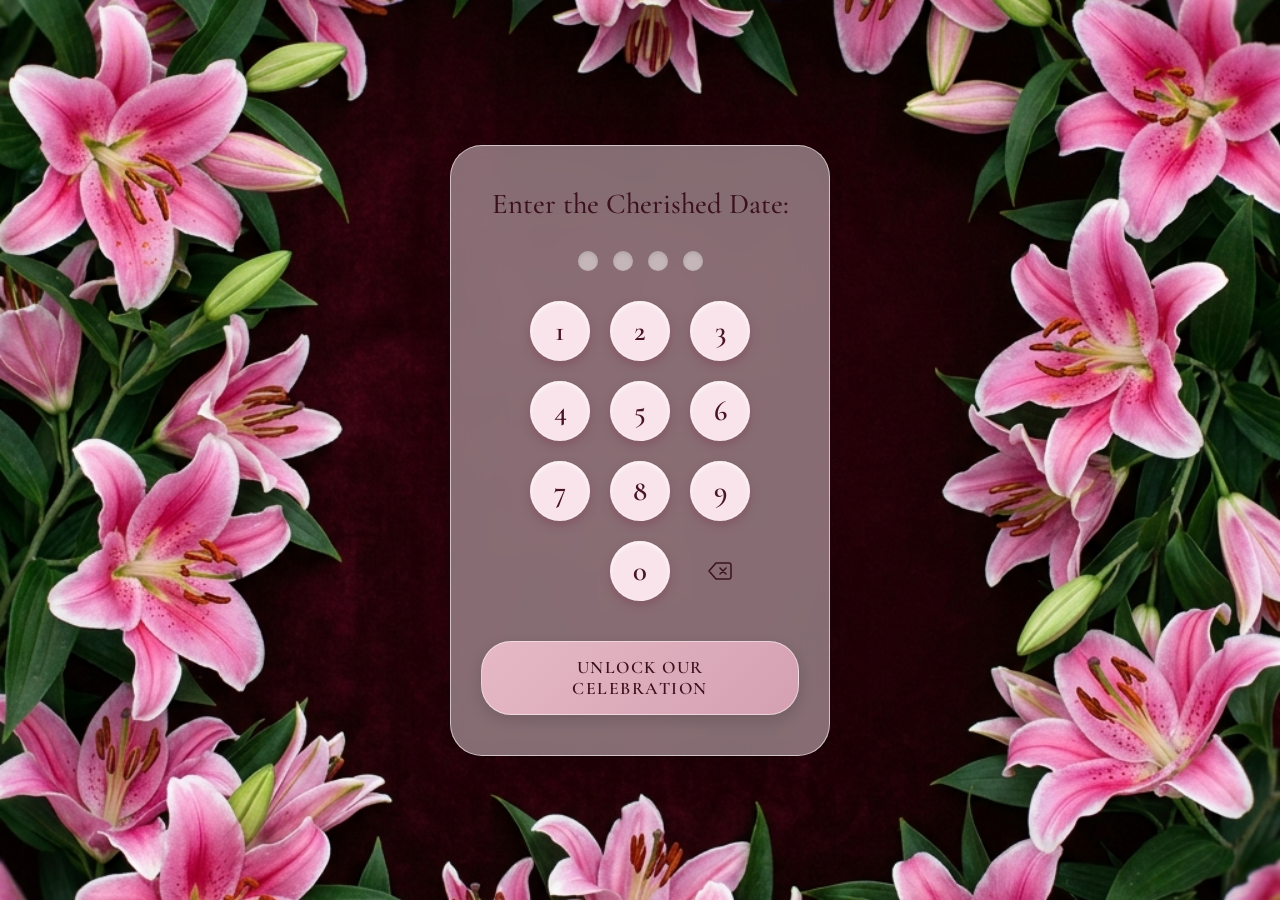
<file: index.html>
<!DOCTYPE html>
<html lang="en">
<head>
    <meta charset="UTF-8">
    <meta name="viewport" content="width=device-width, initial-scale=1.0">
    <title>Cherished Date</title>
    <link rel="preconnect" href="https://fonts.googleapis.com">
    <link rel="preconnect" href="https://fonts.gstatic.com" crossorigin>
    <link href="https://fonts.googleapis.com/css2?family=Cormorant+Garamond:ital,wght@0,300;0,400;0,500;0,600;0,700;1,400&family=Great+Vibes&family=Lora:ital,wght@0,400..700;1,400..700&display=swap" rel="stylesheet">
    <link rel="stylesheet" href="css/styles.css">
</head>
<body>
    <main class="landing-container">
        <section class="keypad-card">
            <h1 class="prompt-text">Enter the Cherished Date:</h1>
            
            <div class="passcode-dots">
                <span class="dot"></span>
                <span class="dot"></span>
                <span class="dot"></span>
                <span class="dot"></span>
            </div>

            <div class="keypad-grid">
                <button class="key" data-key="1">1</button>
                <button class="key" data-key="2">2</button>
                <button class="key" data-key="3">3</button>
                <button class="key" data-key="4">4</button>
                <button class="key" data-key="5">5</button>
                <button class="key" data-key="6">6</button>
                <button class="key" data-key="7">7</button>
                <button class="key" data-key="8">8</button>
                <button class="key" data-key="9">9</button>
                <div class="empty-key"></div>
                <button class="key" data-key="0">0</button>
                <button class="action-key delete-key">
                    <svg width="24" height="24" viewBox="0 0 24 24" fill="none" xmlns="http://www.w3.org/2000/svg">
                        <path d="M21 4H8L1 12L8 20H21C21.5304 20 22.0391 19.7893 22.4142 19.4142C22.7893 19.0391 23 18.5304 23 18V6C23 5.46957 22.7893 4.96086 22.4142 4.58579C22.0391 4.21071 21.5304 4 21 4Z" stroke="currentColor" stroke-width="1.5" stroke-linecap="round" stroke-linejoin="round"/>
                        <path d="M18 9L12 15M12 9L18 15" stroke="currentColor" stroke-width="1.5" stroke-linecap="round" stroke-linejoin="round"/>
                    </svg>
                </button>
            </div>

            <button class="unlock-btn">
                <span class="unlock-text">Unlock Our Celebration</span>
            </button>
        </section>
    </main>

    <script src="js/main.js"></script>
</body>
</html>
<!-- triggering deployment -->
</file>
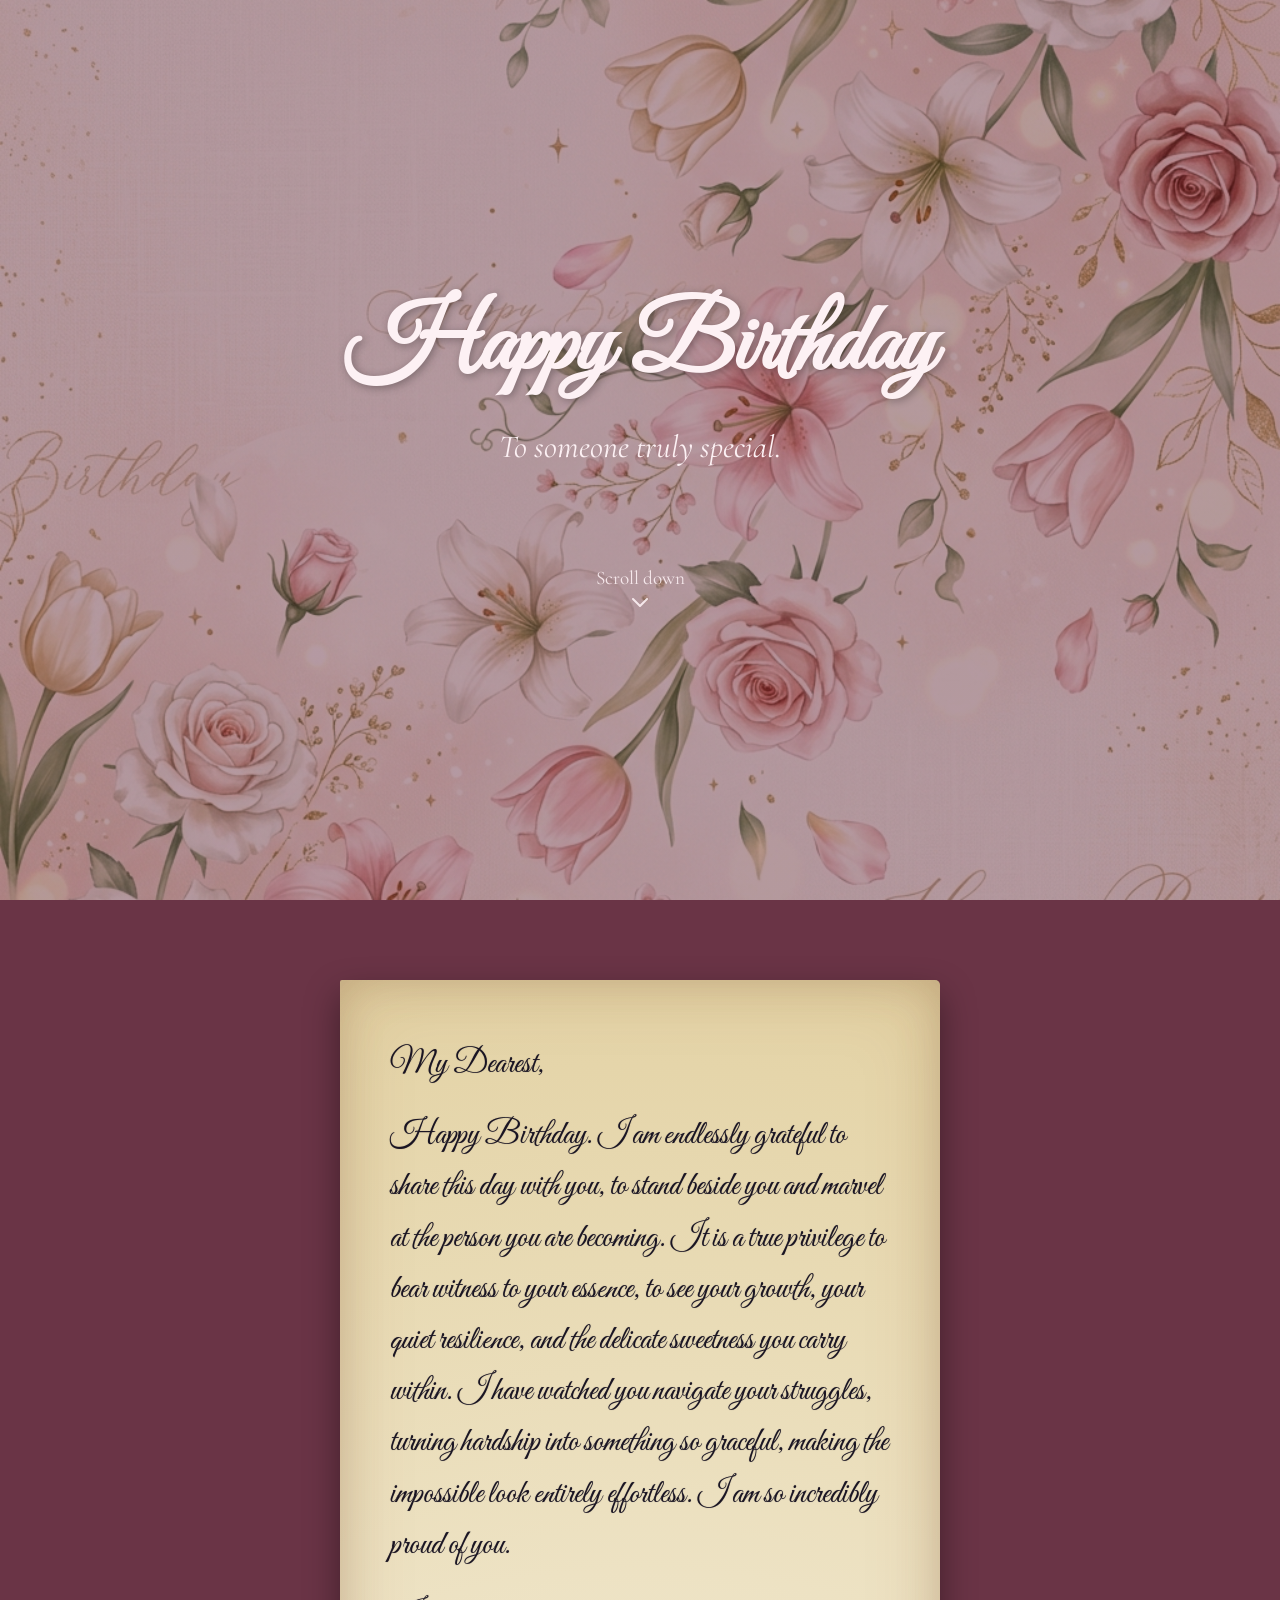
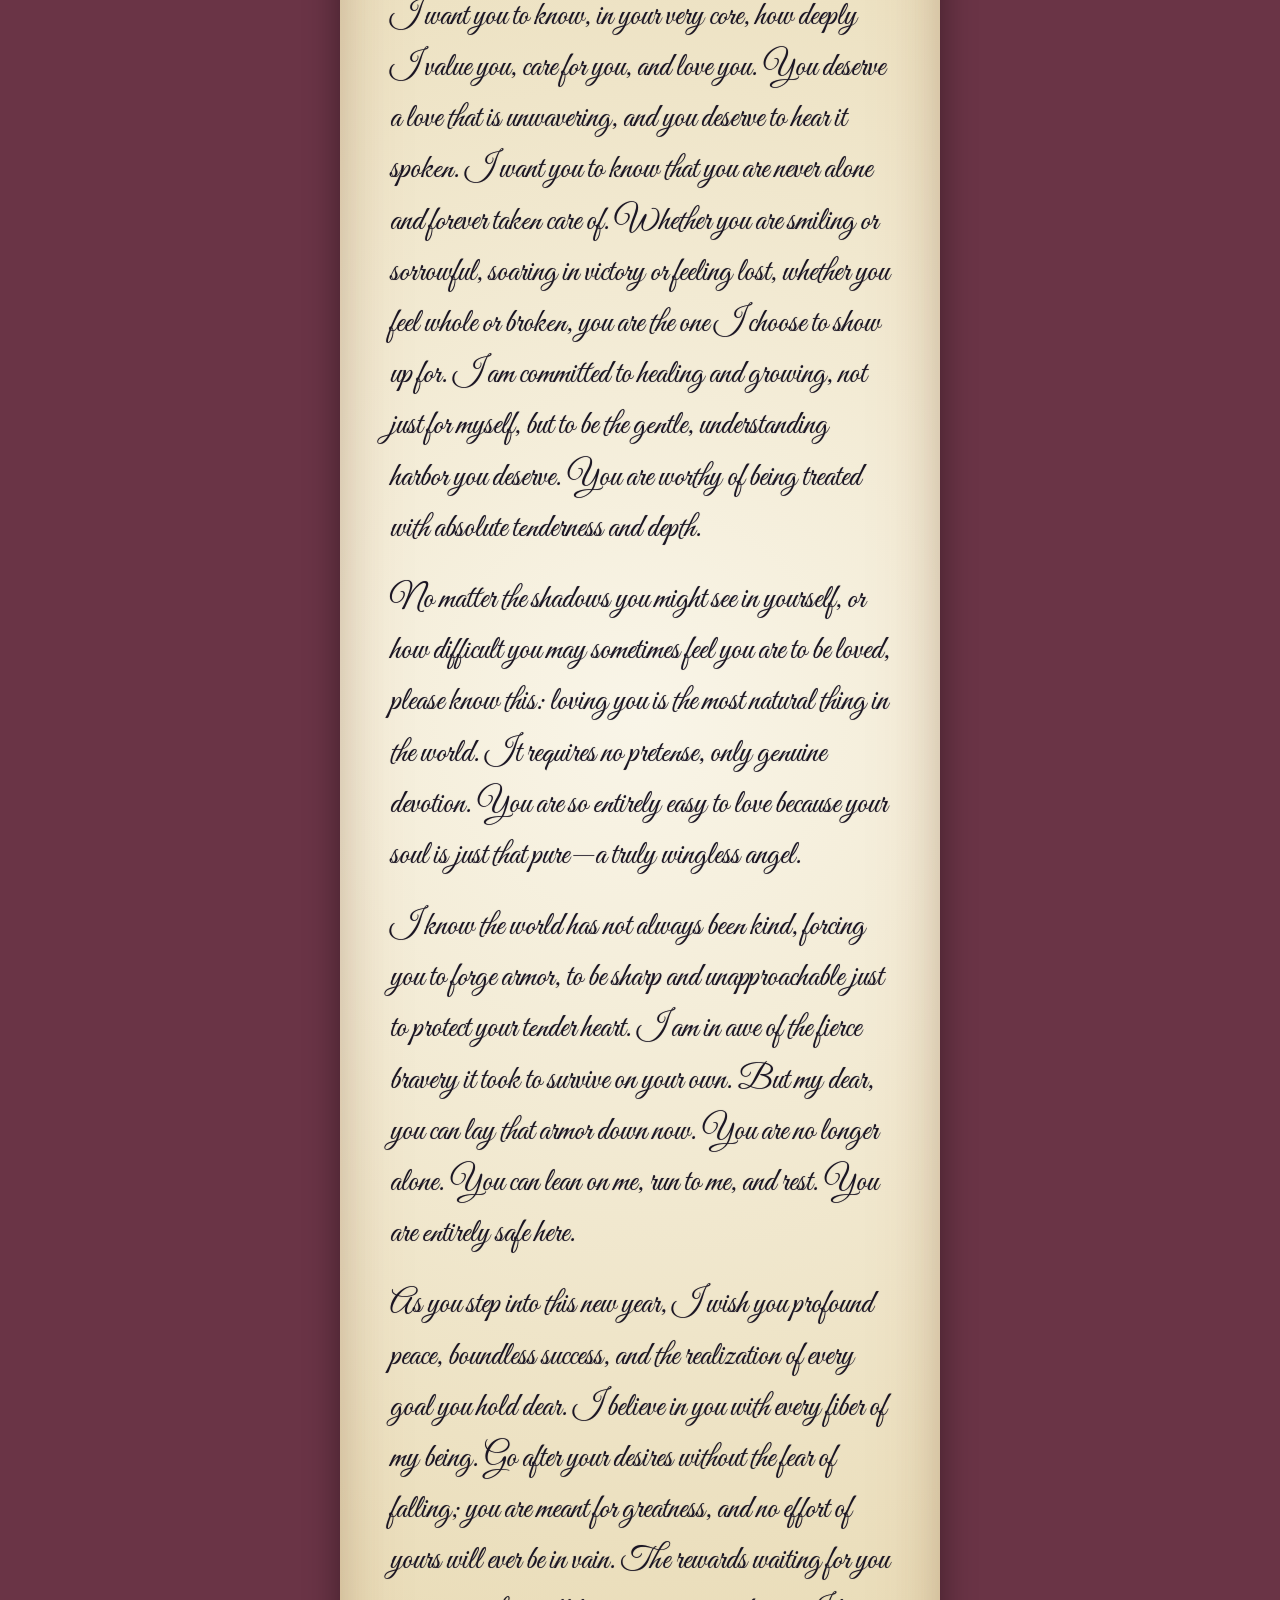
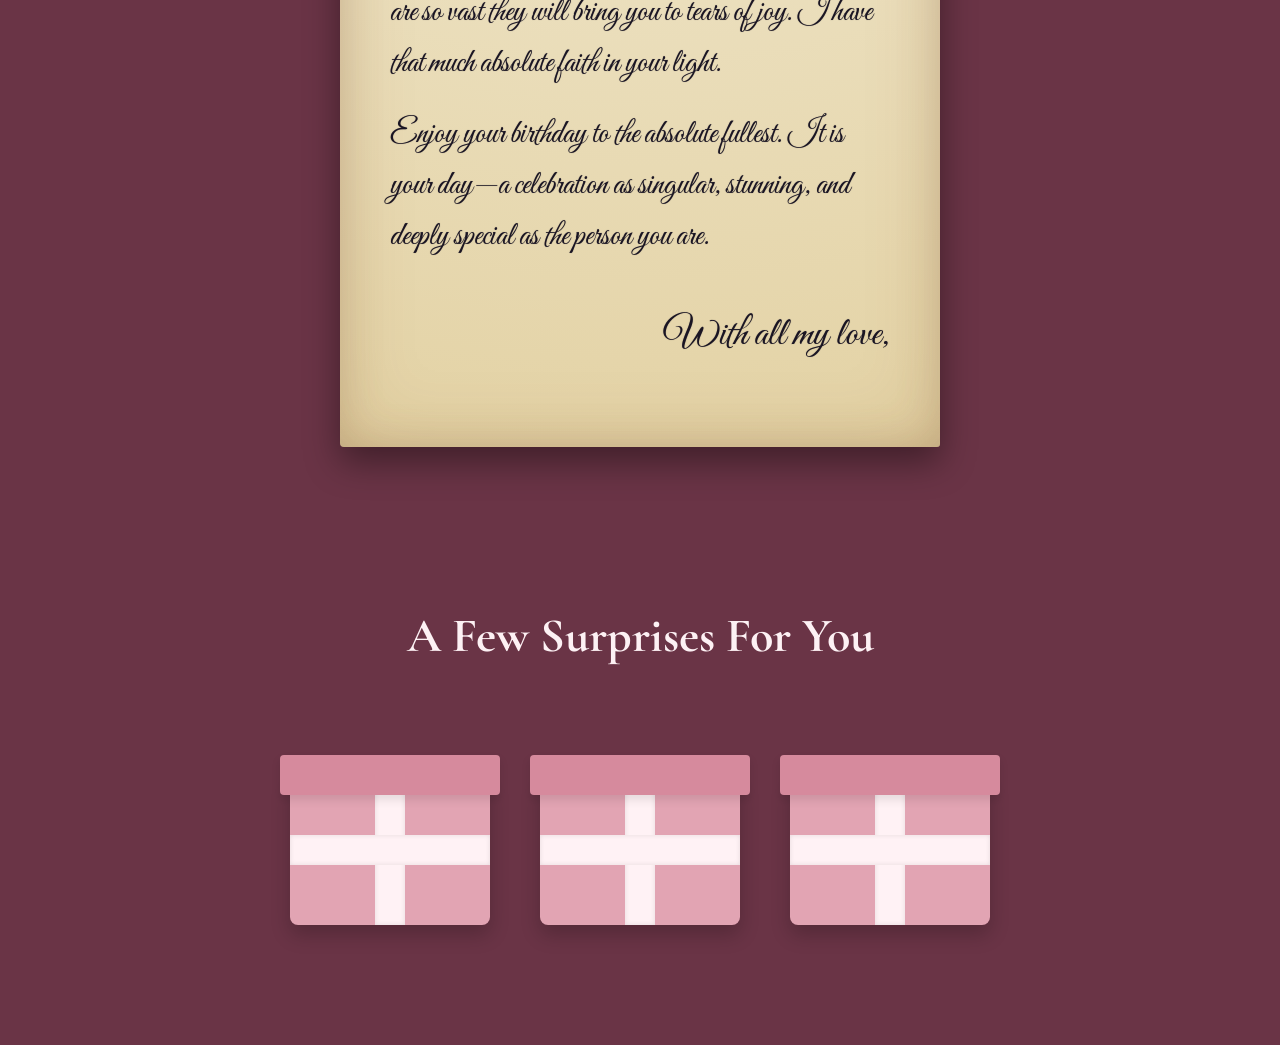
<file: celebration.html>
<!DOCTYPE html>
<html lang="en">
<head>
    <meta charset="UTF-8">
    <meta name="viewport" content="width=device-width, initial-scale=1.0">
    <title>Happy Birthday!</title>
    <link rel="preconnect" href="https://fonts.googleapis.com">
    <link rel="preconnect" href="https://fonts.gstatic.com" crossorigin>
    <link href="https://fonts.googleapis.com/css2?family=Cormorant+Garamond:ital,wght@0,300;0,400;0,500;0,600;0,700;1,400&family=Great+Vibes&family=Lora:ital,wght@0,400..700;1,400..700&display=swap" rel="stylesheet">
    <link rel="stylesheet" href="css/styles.css">
    <link rel="stylesheet" href="css/celebration.css">
</head>
<body class="celebration-body">
    <!-- Flowers Container -->
    <div id="flowers-container"></div>

    <!-- Balloons Container -->
    <div id="balloons-container"></div>

    <main class="celebration-container">
        <!-- Hero Section -->
        <header class="hero-section">
            <h1 class="hero-title">Happy Birthday</h1>
            <p class="hero-subtitle">To someone truly special.</p>
            <div class="scroll-indicator">
                <span>Scroll down</span>
                <svg width="24" height="24" viewBox="0 0 24 24" fill="none" xmlns="http://www.w3.org/2000/svg">
                    <path d="M19 9L12 16L5 9" stroke="currentColor" stroke-width="2" stroke-linecap="round" stroke-linejoin="round"/>
                </svg>
            </div>
        </header>

        <!-- Letter Section -->
        <section class="letter-section fade-in-section">
            <div class="letter-paper">
                <p>My Dearest,</p>
                <p>Happy Birthday. I am endlessly grateful to share this day with you, to stand beside you and marvel at the person you are becoming. It is a true privilege to bear witness to your essence, to see your growth, your quiet resilience, and the delicate sweetness you carry within. I have watched you navigate your struggles, turning hardship into something so graceful, making the impossible look entirely effortless. I am so incredibly proud of you.</p>
                <p>I want you to know, in your very core, how deeply I value you, care for you, and love you. You deserve a love that is unwavering, and you deserve to hear it spoken. I want you to know that you are never alone and forever taken care of. Whether you are smiling or sorrowful, soaring in victory or feeling lost, whether you feel whole or broken, you are the one I choose to show up for. I am committed to healing and growing, not just for myself, but to be the gentle, understanding harbor you deserve. You are worthy of being treated with absolute tenderness and depth.</p>
                <p>No matter the shadows you might see in yourself, or how difficult you may sometimes feel you are to be loved, please know this: loving you is the most natural thing in the world. It requires no pretense, only genuine devotion. You are so entirely easy to love because your soul is just that pure—a truly wingless angel.</p>
                <p>I know the world has not always been kind, forcing you to forge armor, to be sharp and unapproachable just to protect your tender heart. I am in awe of the fierce bravery it took to survive on your own. But my dear, you can lay that armor down now. You are no longer alone. You can lean on me, run to me, and rest. You are entirely safe here.</p>
                <p>As you step into this new year, I wish you profound peace, boundless success, and the realization of every goal you hold dear. I believe in you with every fiber of my being. Go after your desires without the fear of falling; you are meant for greatness, and no effort of yours will ever be in vain. The rewards waiting for you are so vast they will bring you to tears of joy. I have that much absolute faith in your light.</p>
                <p>Enjoy your birthday to the absolute fullest. It is your day—a celebration as singular, stunning, and deeply special as the person you are.</p>
                <p class="signature">With all my love,</p>
            </div>
        </section>

        <!-- Gifts Section -->
        <section class="gifts-section fade-in-section">
            <h2 class="gifts-title">A Few Surprises For You</h2>
            <div class="gifts-grid">
                <div class="gift-box" data-gift="1">
                    <div class="gift-lid"></div>
                    <div class="gift-body">
                        <div class="gift-ribbon-vertical"></div>
                        <div class="gift-ribbon-horizontal"></div>
                    </div>
                    <div class="gift-content">
                        <p>A special message for you.</p>
                    </div>
                </div>

                <div class="gift-box" data-gift="2">
                    <div class="gift-lid"></div>
                    <div class="gift-body">
                        <div class="gift-ribbon-vertical"></div>
                        <div class="gift-ribbon-horizontal"></div>
                    </div>
                    <div class="gift-content">
                        <p>Another special surprise just for you.</p>
                    </div>
                </div>

                <div class="gift-box" data-gift="3">
                    <div class="gift-lid"></div>
                    <div class="gift-body">
                        <div class="gift-ribbon-vertical"></div>
                        <div class="gift-ribbon-horizontal"></div>
                    </div>
                    <div class="gift-content">
                        <p>A beautiful memory of Belle.</p>
                    </div>
                </div>
            </div>
        </section>
    </main>

    <!-- Video Modal -->
    <div id="video-modal" class="video-modal hidden">
        <div class="video-modal-content">
            <button id="close-video-btn" class="close-video-btn">&times;</button>
            <video id="modal-video" controls>
                <source src="" type="video/mp4">
                Your browser does not support the video tag.
            </video>
        </div>
    </div>

    <script src="js/celebration.js"></script>
</body>
</html>
</file>
<file: css/styles.css>
:root {
    --color-bg-base: #7E3A4E;
    --color-glass: rgba(255, 240, 245, 0.45);
    --color-glass-border: rgba(255, 255, 255, 0.6);
    --color-glass-shadow: rgba(0, 0, 0, 0.2);
    
    --color-key-bg: #F9E4EB;
    --color-key-text: #4A1525;
    --color-key-shadow: rgba(126, 58, 78, 0.4);
    
    --color-text-dark: #3b111d;
    --color-text-light: #FDF1F4;

    --font-heading: 'Cormorant Garamond', serif;
    --font-accent: 'Great Vibes', cursive;
    --font-body: 'Lora', serif;
}

* {
    margin: 0;
    padding: 0;
    box-sizing: border-box;
}

body {
    background-color: var(--color-bg-base);
    background-image: url('../assets/floral_background.png');
    background-size: cover;
    background-position: center;
    background-repeat: no-repeat;
    font-family: var(--font-body);
    min-height: 100vh;
    display: flex;
    justify-content: center;
    align-items: center;
    overflow: hidden;
}

.landing-container {
    display: flex;
    justify-content: center;
    align-items: center;
    width: 100%;
    height: 100%;
    padding: 20px;
}

.keypad-card {
    background: var(--color-glass);
    backdrop-filter: blur(16px);
    -webkit-backdrop-filter: blur(16px);
    border: 1px solid var(--color-glass-border);
    border-radius: 32px;
    padding: 40px 30px;
    box-shadow: 0 10px 40px var(--color-glass-shadow);
    display: flex;
    flex-direction: column;
    align-items: center;
    width: 100%;
    max-width: 380px;
    animation: fadeIn 1s ease-out;
}

.prompt-text {
    font-family: var(--font-heading);
    font-size: 1.8rem;
    color: var(--color-text-dark);
    margin-bottom: 30px;
    text-align: center;
    font-weight: 500;
}

.passcode-dots {
    display: flex;
    gap: 15px;
    margin-bottom: 30px;
}

.dot {
    width: 20px;
    height: 20px;
    border-radius: 50%;
    background-color: rgba(255, 255, 255, 0.5);
    box-shadow: inset 0 2px 4px rgba(0,0,0,0.1);
    transition: all 0.3s ease;
}

.dot.filled {
    background-color: var(--color-key-text);
    box-shadow: 0 0 10px rgba(74, 21, 37, 0.5);
}

.dot.error {
    animation: shake 0.4s ease-in-out;
    background-color: #d9534f;
}

.keypad-grid {
    display: grid;
    grid-template-columns: repeat(3, 1fr);
    gap: 20px;
    margin-bottom: 40px;
}

.key {
    width: 60px;
    height: 60px;
    border-radius: 50%;
    border: none;
    background-color: var(--color-key-bg);
    color: var(--color-key-text);
    font-family: var(--font-heading);
    font-size: 1.8rem;
    font-weight: 600;
    cursor: pointer;
    box-shadow: 0 4px 10px var(--color-key-shadow), inset 0 2px 5px rgba(255,255,255,0.8);
    transition: transform 0.1s ease, box-shadow 0.1s ease;
    display: flex;
    justify-content: center;
    align-items: center;
}

.key:active {
    transform: scale(0.95);
    box-shadow: 0 2px 5px var(--color-key-shadow), inset 0 4px 8px rgba(0,0,0,0.1);
}

.action-key {
    width: 60px;
    height: 60px;
    border: none;
    background: transparent;
    color: var(--color-text-dark);
    cursor: pointer;
    display: flex;
    justify-content: center;
    align-items: center;
    transition: transform 0.1s ease;
}

.action-key:active {
    transform: scale(0.9);
}

.empty-key {
    width: 60px;
    height: 60px;
}

.unlock-btn {
    background: linear-gradient(135deg, #e6b9c6, #d4a0b2);
    border: 1px solid rgba(255, 255, 255, 0.5);
    border-radius: 30px;
    padding: 15px 30px;
    cursor: pointer;
    box-shadow: 0 5px 15px rgba(0,0,0,0.15);
    transition: all 0.3s ease;
    width: 100%;
}

.unlock-btn:hover {
    transform: translateY(-2px);
    box-shadow: 0 8px 20px rgba(0,0,0,0.2);
}

.unlock-btn:active {
    transform: translateY(1px);
    box-shadow: 0 3px 10px rgba(0,0,0,0.1);
}

.unlock-text {
    font-family: var(--font-heading);
    text-transform: uppercase;
    letter-spacing: 1.5px;
    font-size: 1.1rem;
    color: var(--color-text-dark);
    font-weight: 600;
}

/* Animations */
@keyframes fadeIn {
    from { opacity: 0; transform: translateY(20px); }
    to { opacity: 1; transform: translateY(0); }
}

@keyframes shake {
    0%, 100% { transform: translateX(0); }
    25% { transform: translateX(-5px); }
    50% { transform: translateX(5px); }
    75% { transform: translateX(-5px); }
}

/* Responsive for landing page */
@media (max-width: 480px) {
    .keypad-card {
        padding: 30px 20px;
        max-width: 320px;
    }
    .prompt-text {
        font-size: 1.5rem;
        margin-bottom: 20px;
    }
    .keypad-grid {
        gap: 15px;
        margin-bottom: 30px;
    }
    .key, .action-key, .empty-key {
        width: 50px;
        height: 50px;
        font-size: 1.5rem;
    }
    .unlock-btn {
        padding: 12px 20px;
    }
    .unlock-text {
        font-size: 0.95rem;
    }
}
</file>
<file: css/celebration.css>
.celebration-body {
    background-color: #6a3446; /* Deeper soft pink fallback */
    background-image: none; /* Crucial: Overrides the transparent floral background from styles.css */
    overflow-y: auto;
    scroll-behavior: smooth;
    display: block;
}

#flowers-container {
    position: fixed;
    top: 0;
    left: 0;
    width: 100vw;
    height: 100vh;
    /* Add a deep, soft pink tint overlay using linear-gradient and multiply */
    background-image: linear-gradient(rgba(106, 52, 70, 0.5), rgba(106, 52, 70, 0.5)), url('../images/floral_bg.png');
    background-blend-mode: multiply;
    background-size: cover;
    background-position: center;
    background-repeat: no-repeat;
    pointer-events: none;
    z-index: 0;
}

#balloons-container {
    position: fixed;
    top: 0;
    left: 0;
    width: 100vw;
    height: 100vh;
    pointer-events: none;
    z-index: 1; /* Above flowers */
    overflow: hidden;
}

.balloon {
    position: absolute;
    bottom: -100px;
    border-radius: 50% 50% 50% 50% / 40% 40% 60% 60%;
    opacity: 0.8;
    animation: floatUp linear infinite;
}

.balloon::after {
    content: '';
    position: absolute;
    bottom: -8px;
    left: 50%;
    transform: translateX(-50%);
    border-left: 5px solid transparent;
    border-right: 5px solid transparent;
    border-bottom: 8px solid currentColor;
}

.balloon-string {
    position: absolute;
    bottom: -60px;
    left: 50%;
    width: 1px;
    height: 60px;
    background-color: rgba(255,255,255,0.4);
    transform-origin: top center;
    animation: sway 3s ease-in-out infinite alternate;
}

@keyframes floatUp {
    0% { transform: translateY(0) rotate(0deg); }
    100% { transform: translateY(-120vh) rotate(15deg); }
}

@keyframes sway {
    0% { transform: rotate(-5deg); }
    100% { transform: rotate(5deg); }
}

.celebration-container {
    position: relative;
    z-index: 1;
}

/* Hero Section */
.hero-section {
    height: 100vh;
    display: flex;
    flex-direction: column;
    justify-content: center;
    align-items: center;
    text-align: center;
    color: var(--color-text-light);
    padding: 20px;
}

.hero-title {
    font-family: var(--font-accent);
    font-size: 6rem;
    margin-bottom: 20px;
    text-shadow: 2px 2px 8px rgba(0,0,0,0.3);
    animation: fadeInDown 1.5s ease-out;
}

.hero-subtitle {
    font-family: var(--font-heading);
    font-size: 2rem;
    font-style: italic;
    opacity: 0.9;
    margin-bottom: 60px;
    animation: fadeInUp 1.5s ease-out 0.5s both;
}

.scroll-indicator {
    margin-top: 40px;
    display: flex;
    flex-direction: column;
    align-items: center;
    font-family: var(--font-heading);
    font-size: 1.2rem;
    color: var(--color-text-light);
    background-color: transparent;
    opacity: 0.9;
    animation: bounce 2s infinite;
    cursor: pointer;
    z-index: 10;
}

/* Letter Section */
.letter-section {
    padding: 80px 20px;
    display: flex;
    justify-content: center;
}

.letter-paper {
    background-color: #f4ecd8;
    background-image: radial-gradient(circle at 50% 50%, #f9f5e8 0%, #e3d2a4 100%);
    color: #1a1523; /* Deep dark ink color */
    max-width: 600px;
    padding: 60px 50px;
    border-radius: 2px 5px 3px 4px;
    box-shadow: 0 15px 35px rgba(0,0,0,0.4), inset 0 0 40px rgba(139, 115, 85, 0.3);
    font-family: var(--font-accent);
    font-size: 2rem;
    line-height: 1.6;
    position: relative;
    text-shadow: 0px 0px 1px rgba(26, 21, 35, 0.4); /* Ink bleed effect */
}

.letter-paper::before {
    content: '';
    position: absolute;
    top: 0; left: 0; right: 0; bottom: 0;
    box-shadow: inset 0px 0px 80px rgba(139, 69, 19, 0.15);
    pointer-events: none;
    border-radius: inherit;
}

.letter-paper p {
    margin-bottom: 20px;
}

.signature {
    margin-top: 40px;
    font-family: var(--font-accent);
    font-size: 2.5rem;
    text-align: right;
}

/* Gifts Section */
.gifts-section {
    padding: 80px 20px 120px;
    text-align: center;
}

.gifts-title {
    font-family: var(--font-heading);
    font-size: 3rem;
    color: var(--color-text-light);
    margin-bottom: 60px;
}

.gifts-grid {
    display: flex;
    justify-content: center;
    gap: 50px;
    flex-wrap: wrap;
}

.gift-box {
    position: relative;
    width: 200px;
    height: 200px;
    cursor: pointer;
    perspective: 1000px;
    transition: transform 0.3s;
}

.gift-box:hover {
    transform: scale(1.05);
}

.gift-body {
    position: absolute;
    bottom: 0;
    width: 100%;
    height: 150px;
    background-color: #E2A4B3;
    border-radius: 8px;
    box-shadow: 0 10px 20px rgba(0,0,0,0.2);
    overflow: hidden;
    transition: transform 0.5s cubic-bezier(0.4, 0, 0.2, 1);
}

.gift-lid {
    position: absolute;
    top: 30px;
    left: -10px;
    width: 220px;
    height: 40px;
    background-color: #D68A9D;
    border-radius: 4px;
    box-shadow: 0 5px 10px rgba(0,0,0,0.1);
    z-index: 2;
    transition: transform 0.5s cubic-bezier(0.4, 0, 0.2, 1);
    transform-origin: center right;
}

.gift-ribbon-vertical {
    position: absolute;
    left: 50%;
    transform: translateX(-50%);
    width: 30px;
    height: 100%;
    background-color: #FFF2F5;
    box-shadow: inset 0 0 5px rgba(0,0,0,0.1);
}

.gift-ribbon-horizontal {
    position: absolute;
    top: 50%;
    transform: translateY(-50%);
    width: 100%;
    height: 30px;
    background-color: #FFF2F5;
    box-shadow: inset 0 0 5px rgba(0,0,0,0.1);
}

.gift-content {
    position: absolute;
    bottom: 0;
    width: 100%;
    height: 150px;
    background-color: rgba(255, 255, 255, 0.95);
    border-radius: 8px;
    display: flex;
    justify-content: center;
    align-items: center;
    padding: 20px;
    box-sizing: border-box;
    opacity: 0;
    transform: translateY(20px);
    transition: all 0.4s ease;
    z-index: 0;
    color: var(--color-text-dark);
    font-family: var(--font-heading);
    font-size: 1.2rem;
    box-shadow: 0 10px 20px rgba(0,0,0,0.2);
}

/* Open State */
.gift-box.open .gift-lid {
    transform: translateY(-40px) rotate(-15deg);
    opacity: 0;
}

.gift-box.open .gift-body {
    transform: scaleY(0.5);
    opacity: 0;
}

.gift-box.open .gift-content {
    opacity: 1;
    transform: translateY(0);
    z-index: 3;
}

/* Animations */
@keyframes fadeInDown {
    from { opacity: 0; transform: translateY(-30px); }
    to { opacity: 1; transform: translateY(0); }
}

@keyframes fadeInUp {
    from { opacity: 0; transform: translateY(30px); }
    to { opacity: 1; transform: translateY(0); }
}

@keyframes bounce {
    0%, 20%, 50%, 80%, 100% { transform: translateY(0); }
    40% { transform: translateY(-10px); }
    60% { transform: translateY(-5px); }
}

.fade-in-section {
    opacity: 0;
    transform: translateY(40px);
    transition: opacity 1s ease-out, transform 1s ease-out;
}

.fade-in-section.is-visible {
    opacity: 1;
    transform: none;
}

/* Responsive */
@media (max-width: 768px) {
    .hero-title {
        font-size: 4rem;
    }
    .letter-paper {
        padding: 30px;
    }
    .gifts-grid {
        flex-direction: column;
        align-items: center;
    }
}

@media (max-width: 480px) {
    .hero-section {
        min-height: 100vh;
        height: 100svh;
    }
    .hero-title {
        font-size: 3rem;
    }
    .hero-subtitle {
        font-size: 1.5rem;
    }
    .letter-section {
        padding: 40px 15px;
    }
    .letter-paper {
        padding: 40px 25px;
        font-size: 1.6rem;
    }
    .signature {
        font-size: 2rem;
        margin-top: 20px;
    }
    .gifts-section {
        padding: 40px 15px 80px;
    }
    .gifts-title {
        font-size: 2rem;
        margin-bottom: 40px;
    }
}

/* Video Modal */
.video-modal {
    position: fixed;
    top: 0;
    left: 0;
    width: 100vw;
    height: 100vh;
    background-color: rgba(0, 0, 0, 0.85);
    display: flex;
    justify-content: center;
    align-items: center;
    z-index: 1000;
    opacity: 0;
    pointer-events: none;
    transition: opacity 0.4s ease;
}

.video-modal:not(.hidden) {
    opacity: 1;
    pointer-events: auto;
}

.video-modal-content {
    position: relative;
    width: 90%;
    max-width: 800px;
    background: #000;
    border-radius: 12px;
    box-shadow: 0 15px 40px rgba(0,0,0,0.5);
    overflow: hidden;
    transform: scale(0.9);
    transition: transform 0.4s cubic-bezier(0.175, 0.885, 0.32, 1.275);
}

.video-modal:not(.hidden) .video-modal-content {
    transform: scale(1);
}

.close-video-btn {
    position: absolute;
    top: 15px;
    right: 20px;
    background: transparent;
    border: none;
    color: white;
    font-size: 2.5rem;
    line-height: 1;
    cursor: pointer;
    z-index: 10;
    transition: transform 0.2s;
    text-shadow: 0 2px 5px rgba(0,0,0,0.5);
}

.close-video-btn:hover {
    transform: scale(1.1);
}

#modal-video {
    width: 100%;
    max-height: 80vh;
    display: block;
    border-radius: 12px;
}
</file>
